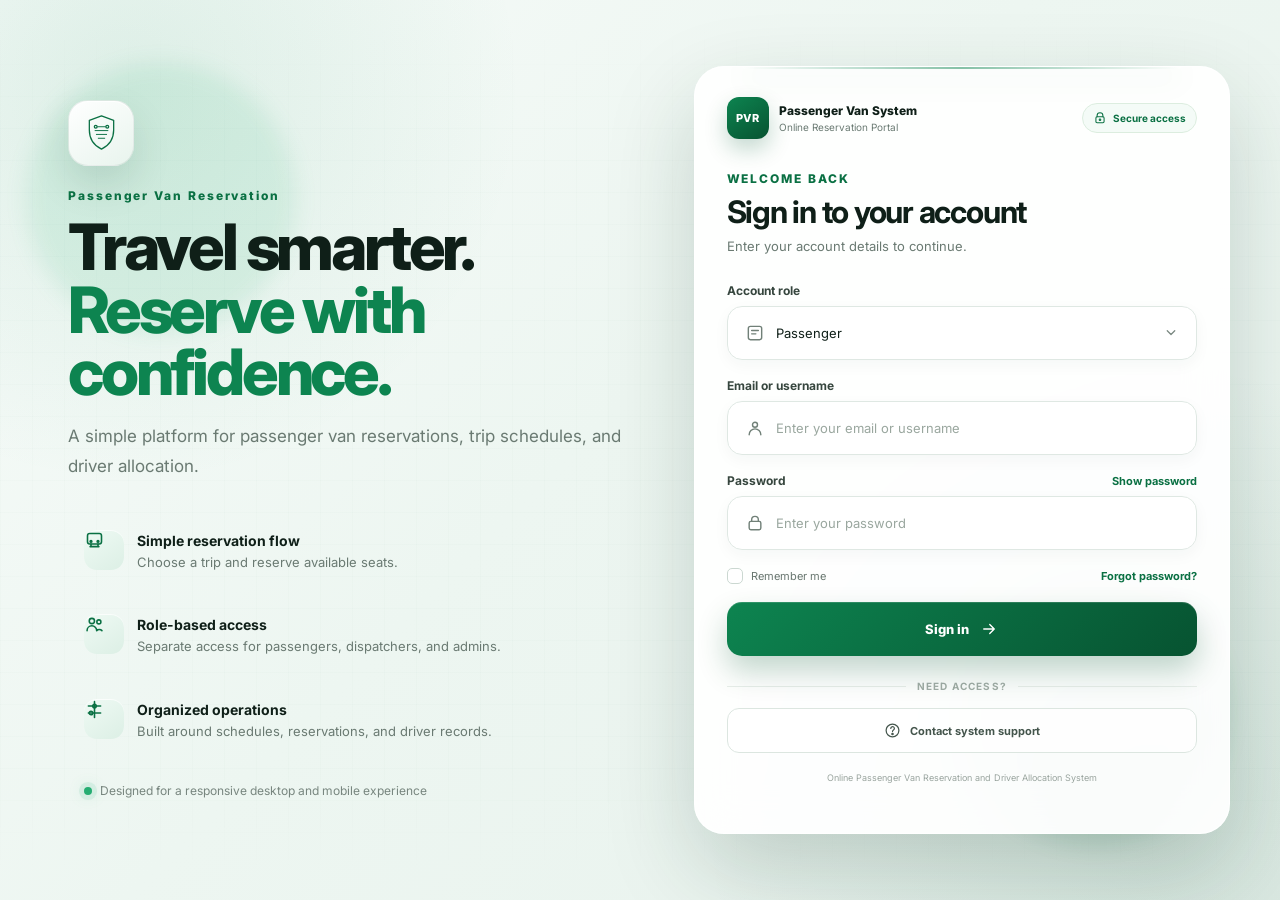
<file: index.html>
<!DOCTYPE html>
<html lang="en">
<head>
    <meta charset="UTF-8">
    <meta name="viewport" content="width=device-width, initial-scale=1.0">
    <meta name="theme-color" content="#0d6b42">
    <title>Login | Online Passenger Van Reservation</title>
    <link rel="preconnect" href="https://fonts.googleapis.com">
    <link rel="preconnect" href="https://fonts.gstatic.com" crossorigin>
    <link href="https://fonts.googleapis.com/css2?family=Inter:wght@400;500;600;700;800&display=swap" rel="stylesheet">
    <link rel="stylesheet" href="style.css">
</head>
<body>
    <main class="page-shell">
        <div class="ambient ambient-one"></div>
        <div class="ambient ambient-two"></div>
        <div class="grid-glow"></div>

        <section class="login-layout">
            <div class="brand-panel">
                <div class="brand-mark" aria-hidden="true">
                    <svg viewBox="0 0 64 64" role="img">
                        <path d="M32 6 51 13v15c0 13.2-7.5 24.2-19 30C20.5 52.2 13 41.2 13 28V13l19-7Z"></path>
                        <path d="M22 29h20M26 23h12M24 35h16M27 41h10" class="shield-lines"></path>
                        <circle cx="23" cy="23" r="2.2"></circle>
                        <circle cx="41" cy="23" r="2.2"></circle>
                    </svg>
                </div>

                <div class="eyebrow">Passenger Van Reservation</div>
                <h1>Travel smarter.<br><span>Reserve with confidence.</span></h1>
                <p class="brand-copy">A simple platform for passenger van reservations, trip schedules, and driver allocation.</p>

                <div class="feature-list">
                    <div class="feature-item">
                        <span class="feature-icon">
                            <svg viewBox="0 0 24 24" aria-hidden="true"><path d="M4 6.5A2.5 2.5 0 0 1 6.5 4h11A2.5 2.5 0 0 1 20 6.5v7A2.5 2.5 0 0 1 17.5 16h-11A2.5 2.5 0 0 1 4 13.5z"></path><path d="M7 19h10M8 16v3M16 16v3"></path><circle cx="8" cy="13" r="1"></circle><circle cx="16" cy="13" r="1"></circle></svg>
                        </span>
                        <div>
                            <strong>Simple reservation flow</strong>
                            <span>Choose a trip and reserve available seats.</span>
                        </div>
                    </div>

                    <div class="feature-item">
                        <span class="feature-icon">
                            <svg viewBox="0 0 24 24" aria-hidden="true"><circle cx="9" cy="8" r="3"></circle><circle cx="17" cy="9" r="2.3"></circle><path d="M3.5 19a5.5 5.5 0 0 1 11 0M14.5 19a4 4 0 0 1 6 0"></path></svg>
                        </span>
                        <div>
                            <strong>Role-based access</strong>
                            <span>Separate access for passengers, dispatchers, and admins.</span>
                        </div>
                    </div>

                    <div class="feature-item">
                        <span class="feature-icon">
                            <svg viewBox="0 0 24 24" aria-hidden="true"><path d="M12 3v18M5 8h14M5 16h14"></path><circle cx="12" cy="8" r="2"></circle><circle cx="8" cy="16" r="2"></circle></svg>
                        </span>
                        <div>
                            <strong>Organized operations</strong>
                            <span>Built around schedules, reservations, and driver records.</span>
                        </div>
                    </div>
                </div>

                <div class="brand-footer">
                    <span class="status-dot"></span>
                    Designed for a responsive desktop and mobile experience
                </div>
            </div>

            <section class="login-card" aria-labelledby="login-title">
                <div class="card-topline"></div>

                <div class="card-header">
                    <div class="mini-brand">
                        <div class="mini-logo">PVR</div>
                        <div>
                            <strong>Passenger Van System</strong>
                            <span>Online Reservation Portal</span>
                        </div>
                    </div>
                    <div class="secure-badge">
                        <svg viewBox="0 0 24 24" aria-hidden="true"><path d="M7 10V8a5 5 0 0 1 10 0v2"></path><rect x="5" y="10" width="14" height="10" rx="2"></rect><circle cx="12" cy="15" r="1.4"></circle></svg>
                        Secure access
                    </div>
                </div>

                <div class="heading-block">
                    <div class="section-kicker">WELCOME BACK</div>
                    <h2 id="login-title">Sign in to your account</h2>
                    <p>Enter your account details to continue.</p>
                </div>

                <form id="loginForm" novalidate>
                    <div class="field-group">
                        <label for="role">Account role</label>
                        <div class="input-shell select-shell">
                            <span class="input-icon">
                                <svg viewBox="0 0 24 24" aria-hidden="true"><path d="M4 6.5A2.5 2.5 0 0 1 6.5 4h11A2.5 2.5 0 0 1 20 6.5v11a2.5 2.5 0 0 1-2.5 2.5h-11A2.5 2.5 0 0 1 4 17.5z"></path><path d="M8 9h8M8 13h5"></path></svg>
                            </span>
                            <select id="role" name="role">
                                <option value="passenger">Passenger</option>
                                <option value="dispatcher">Dispatcher</option>
                                <option value="admin">Administrator</option>
                            </select>
                            <span class="select-arrow">
                                <svg viewBox="0 0 24 24" aria-hidden="true"><path d="m7 9 5 5 5-5"></path></svg>
                            </span>
                        </div>
                    </div>

                    <div class="field-group">
                        <label for="identity">Email or username</label>
                        <div class="input-shell">
                            <span class="input-icon">
                                <svg viewBox="0 0 24 24" aria-hidden="true"><circle cx="12" cy="8" r="3"></circle><path d="M5 20a7 7 0 0 1 14 0"></path></svg>
                            </span>
                            <input id="identity" name="identity" type="text" autocomplete="username" placeholder="Enter your email or username">
                        </div>
                        <span class="field-error" id="identityError"></span>
                    </div>

                    <div class="field-group">
                        <div class="label-row">
                            <label for="password">Password</label>
                            <button class="text-button" type="button" id="togglePassword">Show password</button>
                        </div>
                        <div class="input-shell">
                            <span class="input-icon">
                                <svg viewBox="0 0 24 24" aria-hidden="true"><rect x="5" y="10" width="14" height="10" rx="2"></rect><path d="M8 10V8a4 4 0 0 1 8 0v2"></path></svg>
                            </span>
                            <input id="password" name="password" type="password" autocomplete="current-password" placeholder="Enter your password">
                        </div>
                        <span class="field-error" id="passwordError"></span>
                    </div>

                    <div class="form-options">
                        <label class="check-row">
                            <input type="checkbox" id="remember" name="remember">
                            <span class="custom-check"></span>
                            <span>Remember me</span>
                        </label>
                        <button type="button" class="text-button" id="forgotPassword">Forgot password?</button>
                    </div>

                    <div class="message-box" id="formMessage" role="status" aria-live="polite"></div>

                    <button class="login-button" id="loginButton" type="submit">
                        <span class="button-text">Sign in</span>
                        <span class="button-spinner" aria-hidden="true"></span>
                        <svg class="button-arrow" viewBox="0 0 24 24" aria-hidden="true"><path d="M5 12h13M13 6l6 6-6 6"></path></svg>
                    </button>
                </form>

                <div class="divider"><span>Need access?</span></div>

                <button class="support-button" type="button" id="supportButton">
                    <span>
                        <svg viewBox="0 0 24 24" aria-hidden="true"><circle cx="12" cy="12" r="9"></circle><path d="M9.6 9a2.5 2.5 0 1 1 4.2 1.8c-.9.8-1.8 1.2-1.8 2.7"></path><circle cx="12" cy="17" r="1"></circle></svg>
                    </span>
                    Contact system support
                </button>

                <div class="card-footer">
                    Online Passenger Van Reservation and Driver Allocation System
                </div>
            </section>
        </section>
    </main>

    <div class="modal-backdrop" id="modalBackdrop" aria-hidden="true">
        <div class="modal" role="dialog" aria-modal="true" aria-labelledby="modalTitle">
            <button class="modal-close" type="button" id="modalClose" aria-label="Close dialog">×</button>
            <div class="modal-icon">
                <svg viewBox="0 0 24 24" aria-hidden="true"><path d="M12 3v18M3 12h18"></path></svg>
            </div>
            <div class="section-kicker">SYSTEM INFORMATION</div>
            <h3 id="modalTitle">Support and access</h3>
            <p id="modalText">For account access concerns, contact the system administrator or dispatcher assigned to your account.</p>
            <button class="login-button compact" type="button" id="modalAction">Close</button>
        </div>
    </div>

    <script src="login.js"></script>
</body>
</html>
</file>
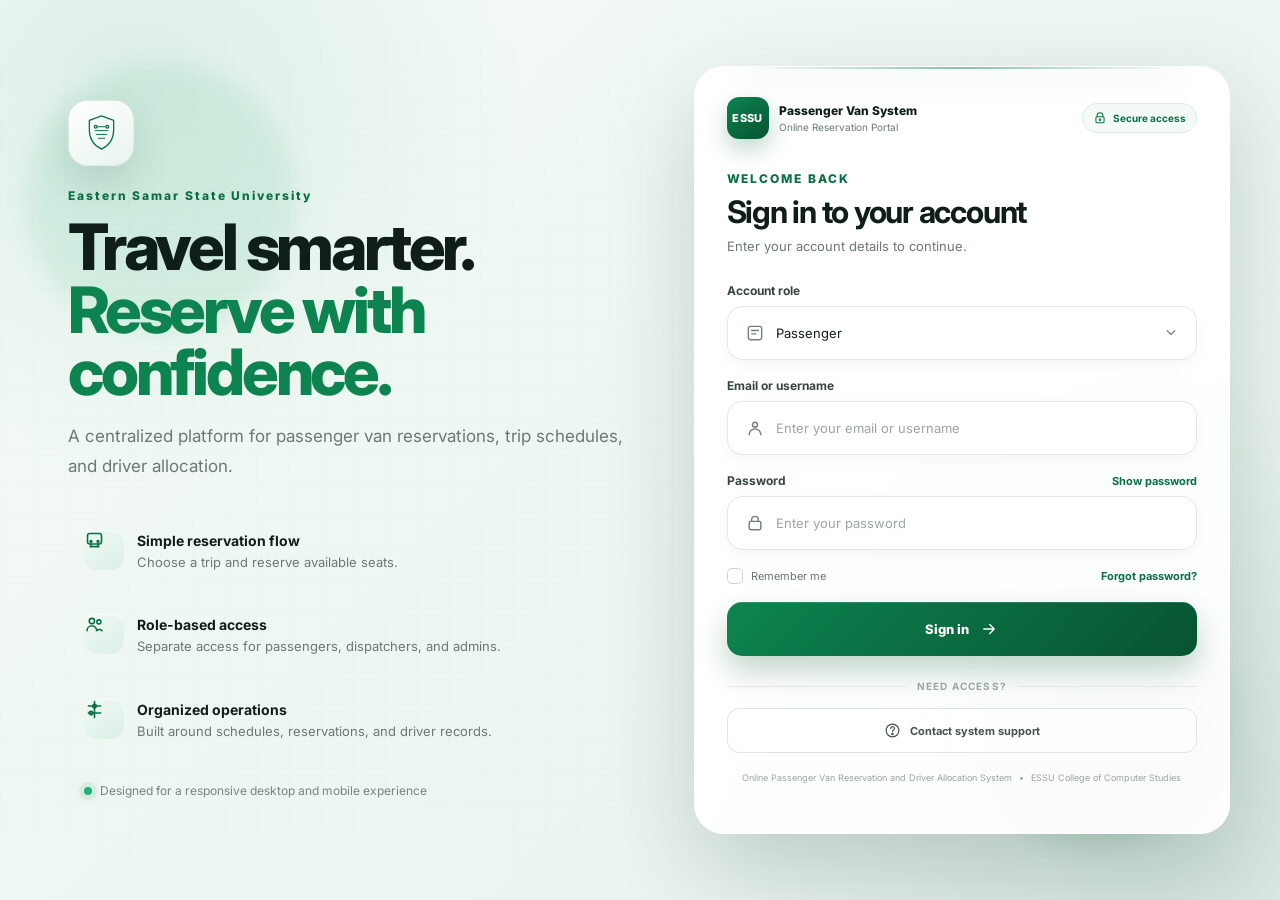
<file: login.html>
<!DOCTYPE html>
<html lang="en">
<head>
    <meta charset="UTF-8">
    <meta name="viewport" content="width=device-width, initial-scale=1.0">
    <meta name="theme-color" content="#0d6b42">
    <title>Login | Online Passenger Van Reservation</title>
    <link rel="preconnect" href="https://fonts.googleapis.com">
    <link rel="preconnect" href="https://fonts.gstatic.com" crossorigin>
    <link href="https://fonts.googleapis.com/css2?family=Inter:wght@400;500;600;700;800&display=swap" rel="stylesheet">
    <link rel="stylesheet" href="style.css">
</head>
<body>
    <main class="page-shell">
        <div class="ambient ambient-one"></div>
        <div class="ambient ambient-two"></div>
        <div class="grid-glow"></div>

        <section class="login-layout">
            <div class="brand-panel">
                <div class="brand-mark" aria-hidden="true">
                    <svg viewBox="0 0 64 64" role="img">
                        <path d="M32 6 51 13v15c0 13.2-7.5 24.2-19 30C20.5 52.2 13 41.2 13 28V13l19-7Z"></path>
                        <path d="M22 29h20M26 23h12M24 35h16M27 41h10" class="shield-lines"></path>
                        <circle cx="23" cy="23" r="2.2"></circle>
                        <circle cx="41" cy="23" r="2.2"></circle>
                    </svg>
                </div>

                <div class="eyebrow">Eastern Samar State University</div>
                <h1>Travel smarter.<br><span>Reserve with confidence.</span></h1>
                <p class="brand-copy">A centralized platform for passenger van reservations, trip schedules, and driver allocation.</p>

                <div class="feature-list">
                    <div class="feature-item">
                        <span class="feature-icon">
                            <svg viewBox="0 0 24 24" aria-hidden="true"><path d="M4 6.5A2.5 2.5 0 0 1 6.5 4h11A2.5 2.5 0 0 1 20 6.5v7A2.5 2.5 0 0 1 17.5 16h-11A2.5 2.5 0 0 1 4 13.5z"></path><path d="M7 19h10M8 16v3M16 16v3"></path><circle cx="8" cy="13" r="1"></circle><circle cx="16" cy="13" r="1"></circle></svg>
                        </span>
                        <div>
                            <strong>Simple reservation flow</strong>
                            <span>Choose a trip and reserve available seats.</span>
                        </div>
                    </div>

                    <div class="feature-item">
                        <span class="feature-icon">
                            <svg viewBox="0 0 24 24" aria-hidden="true"><circle cx="9" cy="8" r="3"></circle><circle cx="17" cy="9" r="2.3"></circle><path d="M3.5 19a5.5 5.5 0 0 1 11 0M14.5 19a4 4 0 0 1 6 0"></path></svg>
                        </span>
                        <div>
                            <strong>Role-based access</strong>
                            <span>Separate access for passengers, dispatchers, and admins.</span>
                        </div>
                    </div>

                    <div class="feature-item">
                        <span class="feature-icon">
                            <svg viewBox="0 0 24 24" aria-hidden="true"><path d="M12 3v18M5 8h14M5 16h14"></path><circle cx="12" cy="8" r="2"></circle><circle cx="8" cy="16" r="2"></circle></svg>
                        </span>
                        <div>
                            <strong>Organized operations</strong>
                            <span>Built around schedules, reservations, and driver records.</span>
                        </div>
                    </div>
                </div>

                <div class="brand-footer">
                    <span class="status-dot"></span>
                    Designed for a responsive desktop and mobile experience
                </div>
            </div>

            <section class="login-card" aria-labelledby="login-title">
                <div class="card-topline"></div>

                <div class="card-header">
                    <div class="mini-brand">
                        <div class="mini-logo">ESSU</div>
                        <div>
                            <strong>Passenger Van System</strong>
                            <span>Online Reservation Portal</span>
                        </div>
                    </div>
                    <div class="secure-badge">
                        <svg viewBox="0 0 24 24" aria-hidden="true"><path d="M7 10V8a5 5 0 0 1 10 0v2"></path><rect x="5" y="10" width="14" height="10" rx="2"></rect><circle cx="12" cy="15" r="1.4"></circle></svg>
                        Secure access
                    </div>
                </div>

                <div class="heading-block">
                    <div class="section-kicker">WELCOME BACK</div>
                    <h2 id="login-title">Sign in to your account</h2>
                    <p>Enter your account details to continue.</p>
                </div>

                <form id="loginForm" novalidate>
                    <div class="field-group">
                        <label for="role">Account role</label>
                        <div class="input-shell select-shell">
                            <span class="input-icon">
                                <svg viewBox="0 0 24 24" aria-hidden="true"><path d="M4 6.5A2.5 2.5 0 0 1 6.5 4h11A2.5 2.5 0 0 1 20 6.5v11a2.5 2.5 0 0 1-2.5 2.5h-11A2.5 2.5 0 0 1 4 17.5z"></path><path d="M8 9h8M8 13h5"></path></svg>
                            </span>
                            <select id="role" name="role">
                                <option value="passenger">Passenger</option>
                                <option value="dispatcher">Dispatcher</option>
                                <option value="admin">Administrator</option>
                            </select>
                            <span class="select-arrow">
                                <svg viewBox="0 0 24 24" aria-hidden="true"><path d="m7 9 5 5 5-5"></path></svg>
                            </span>
                        </div>
                    </div>

                    <div class="field-group">
                        <label for="identity">Email or username</label>
                        <div class="input-shell">
                            <span class="input-icon">
                                <svg viewBox="0 0 24 24" aria-hidden="true"><circle cx="12" cy="8" r="3"></circle><path d="M5 20a7 7 0 0 1 14 0"></path></svg>
                            </span>
                            <input id="identity" name="identity" type="text" autocomplete="username" placeholder="Enter your email or username">
                        </div>
                        <span class="field-error" id="identityError"></span>
                    </div>

                    <div class="field-group">
                        <div class="label-row">
                            <label for="password">Password</label>
                            <button class="text-button" type="button" id="togglePassword">Show password</button>
                        </div>
                        <div class="input-shell">
                            <span class="input-icon">
                                <svg viewBox="0 0 24 24" aria-hidden="true"><rect x="5" y="10" width="14" height="10" rx="2"></rect><path d="M8 10V8a4 4 0 0 1 8 0v2"></path></svg>
                            </span>
                            <input id="password" name="password" type="password" autocomplete="current-password" placeholder="Enter your password">
                        </div>
                        <span class="field-error" id="passwordError"></span>
                    </div>

                    <div class="form-options">
                        <label class="check-row">
                            <input type="checkbox" id="remember" name="remember">
                            <span class="custom-check"></span>
                            <span>Remember me</span>
                        </label>
                        <button type="button" class="text-button" id="forgotPassword">Forgot password?</button>
                    </div>

                    <div class="message-box" id="formMessage" role="status" aria-live="polite"></div>

                    <button class="login-button" id="loginButton" type="submit">
                        <span class="button-text">Sign in</span>
                        <span class="button-spinner" aria-hidden="true"></span>
                        <svg class="button-arrow" viewBox="0 0 24 24" aria-hidden="true"><path d="M5 12h13M13 6l6 6-6 6"></path></svg>
                    </button>
                </form>

                <div class="divider"><span>Need access?</span></div>

                <button class="support-button" type="button" id="supportButton">
                    <span>
                        <svg viewBox="0 0 24 24" aria-hidden="true"><circle cx="12" cy="12" r="9"></circle><path d="M9.6 9a2.5 2.5 0 1 1 4.2 1.8c-.9.8-1.8 1.2-1.8 2.7"></path><circle cx="12" cy="17" r="1"></circle></svg>
                    </span>
                    Contact system support
                </button>

                <div class="card-footer">
                    Online Passenger Van Reservation and Driver Allocation System
                    <span>•</span>
                    ESSU College of Computer Studies
                </div>
            </section>
        </section>
    </main>

    <div class="modal-backdrop" id="modalBackdrop" aria-hidden="true">
        <div class="modal" role="dialog" aria-modal="true" aria-labelledby="modalTitle">
            <button class="modal-close" type="button" id="modalClose" aria-label="Close dialog">×</button>
            <div class="modal-icon">
                <svg viewBox="0 0 24 24" aria-hidden="true"><path d="M12 3v18M3 12h18"></path></svg>
            </div>
            <div class="section-kicker">SYSTEM INFORMATION</div>
            <h3 id="modalTitle">Support and access</h3>
            <p id="modalText">For account access concerns, contact the system administrator or dispatcher assigned to your account.</p>
            <button class="login-button compact" type="button" id="modalAction">Close</button>
        </div>
    </div>

    <script src="login.js"></script>
</body>
</html>
</file>
<file: style.css>
:root {
    --green-950: #063a25;
    --green-900: #075331;
    --green-800: #0a7043;
    --green-700: #0d8450;
    --green-600: #16915a;
    --green-100: #e9f7ef;
    --green-50: #f4fbf7;
    --ink: #0f1f18;
    --muted: #6a7a72;
    --line: #dfe8e3;
    --surface: rgba(255, 255, 255, 0.92);
    --shadow-xl: 0 35px 90px rgba(11, 52, 35, 0.18);
    --shadow-lg: 0 18px 45px rgba(11, 52, 35, 0.12);
    --ease: cubic-bezier(.2, .8, .2, 1);
}

* {
    box-sizing: border-box;
}

html {
    min-height: 100%;
    font-family: "Inter", system-ui, -apple-system, BlinkMacSystemFont, "Segoe UI", sans-serif;
    color: var(--ink);
    background: #edf6f1;
}

body {
    min-height: 100vh;
    margin: 0;
    overflow-x: hidden;
}

button,
input,
select {
    font: inherit;
}

button {
    cursor: pointer;
}

.page-shell {
    position: relative;
    min-height: 100vh;
    display: grid;
    place-items: center;
    padding: 42px 24px;
    overflow: hidden;
    background:
        radial-gradient(circle at 10% 10%, rgba(22, 145, 90, 0.11), transparent 28%),
        radial-gradient(circle at 90% 90%, rgba(7, 83, 49, 0.10), transparent 32%),
        linear-gradient(135deg, #f7fbf9 0%, #edf6f1 47%, #e8f2ed 100%);
}

.grid-glow {
    position: absolute;
    inset: 0;
    pointer-events: none;
    opacity: 0.4;
    background-image:
        linear-gradient(rgba(13, 112, 67, 0.035) 1px, transparent 1px),
        linear-gradient(90deg, rgba(13, 112, 67, 0.035) 1px, transparent 1px);
    background-size: 32px 32px;
    mask-image: linear-gradient(to bottom, transparent, black 16%, black 84%, transparent);
}

.ambient {
    position: absolute;
    width: 270px;
    height: 270px;
    border-radius: 999px;
    filter: blur(10px);
    pointer-events: none;
    animation: float 7s var(--ease) infinite;
}

.ambient-one {
    top: 7%;
    left: 2%;
    background: rgba(34, 177, 111, 0.10);
}

.ambient-two {
    right: 4%;
    bottom: 6%;
    background: rgba(8, 106, 63, 0.10);
    animation-delay: -2.5s;
}

.login-layout {
    position: relative;
    width: min(1180px, 100%);
    display: grid;
    grid-template-columns: minmax(0, 1fr) minmax(430px, 0.88fr);
    gap: 34px;
    align-items: stretch;
    z-index: 2;
}

.brand-panel {
    position: relative;
    display: flex;
    flex-direction: column;
    justify-content: center;
    padding: 34px 26px 36px 18px;
    animation: rise-in 700ms var(--ease) both;
}

.brand-mark {
    width: 66px;
    height: 66px;
    display: grid;
    place-items: center;
    margin-bottom: 24px;
    border-radius: 20px;
    background: linear-gradient(145deg, #ffffff, #e8f4ed);
    box-shadow:
        0 18px 38px rgba(6, 58, 37, 0.13),
        inset 0 1px 0 rgba(255, 255, 255, 0.95);
    border: 1px solid rgba(6, 58, 37, 0.08);
}

.brand-mark svg {
    width: 41px;
    height: 41px;
    fill: none;
    stroke: var(--green-800);
    stroke-width: 2;
    stroke-linecap: round;
    stroke-linejoin: round;
}

.brand-mark .shield-lines {
    stroke-width: 1.5;
}

.eyebrow,
.section-kicker {
    font-size: 12px;
    line-height: 1;
    font-weight: 800;
    letter-spacing: 0.16em;
    color: var(--green-800);
}

.brand-panel h1 {
    margin: 14px 0 18px;
    max-width: 620px;
    font-size: clamp(42px, 5vw, 68px);
    line-height: 0.98;
    letter-spacing: -0.05em;
    font-weight: 800;
}

.brand-panel h1 span {
    color: var(--green-700);
}

.brand-copy {
    max-width: 590px;
    margin: 0;
    font-size: 17px;
    line-height: 1.75;
    color: var(--muted);
}

.feature-list {
    display: grid;
    gap: 15px;
    margin-top: 34px;
    max-width: 620px;
}

.feature-item {
    display: flex;
    align-items: flex-start;
    gap: 13px;
    padding: 14px 16px;
    border-radius: 17px;
    transition: transform 250ms var(--ease), background 250ms var(--ease), box-shadow 250ms var(--ease);
}

.feature-item:hover {
    transform: translateX(5px);
    background: rgba(255, 255, 255, 0.60);
    box-shadow: 0 12px 30px rgba(12, 73, 47, 0.08);
}

.feature-icon {
    flex: 0 0 40px;
    width: 40px;
    height: 40px;
    display: grid;
    place-items: center;
    border-radius: 13px;
    background: linear-gradient(145deg, #effaf4, #dcefe5);
    box-shadow: inset 0 1px 0 rgba(255, 255, 255, 0.75);
}

.feature-icon svg {
    width: 21px;
    height: 21px;
    fill: none;
    stroke: var(--green-800);
    stroke-width: 1.8;
    stroke-linecap: round;
    stroke-linejoin: round;
}

.feature-item strong,
.feature-item span {
    display: block;
}

.feature-item strong {
    margin-top: 2px;
    font-size: 14px;
    font-weight: 700;
}

.feature-item > div > span {
    margin-top: 4px;
    color: var(--muted);
    font-size: 13px;
    line-height: 1.45;
}

.brand-footer {
    display: flex;
    align-items: center;
    gap: 8px;
    margin-top: 28px;
    padding-left: 16px;
    color: #78867f;
    font-size: 12px;
}

.status-dot {
    width: 8px;
    height: 8px;
    border-radius: 999px;
    background: #25ad72;
    box-shadow: 0 0 0 5px rgba(37, 173, 114, 0.10), 0 0 16px rgba(37, 173, 114, 0.30);
}

.login-card {
    position: relative;
    padding: 30px 32px 24px;
    border: 1px solid rgba(255, 255, 255, 0.82);
    border-radius: 30px;
    background: var(--surface);
    backdrop-filter: blur(20px);
    box-shadow: var(--shadow-xl);
    overflow: hidden;
    animation: card-in 780ms var(--ease) 80ms both;
}

.card-topline {
    position: absolute;
    top: 0;
    left: 9%;
    right: 9%;
    height: 2px;
    border-radius: 0 0 99px 99px;
    background: linear-gradient(90deg, transparent, rgba(13, 132, 80, 0.5), transparent);
    box-shadow: 0 8px 28px rgba(13, 132, 80, 0.25);
}

.card-header {
    display: flex;
    align-items: center;
    justify-content: space-between;
    gap: 16px;
}

.mini-brand {
    display: flex;
    align-items: center;
    gap: 10px;
}

.mini-logo {
    width: 42px;
    height: 42px;
    display: grid;
    place-items: center;
    border-radius: 12px;
    color: #fff;
    font-size: 11px;
    font-weight: 800;
    letter-spacing: 0.04em;
    background: linear-gradient(145deg, var(--green-700), var(--green-900));
    box-shadow: 0 10px 22px rgba(8, 92, 55, 0.24);
}

.mini-brand strong,
.mini-brand span {
    display: block;
}

.mini-brand strong {
    font-size: 12px;
    font-weight: 800;
}

.mini-brand span {
    margin-top: 3px;
    font-size: 10px;
    color: var(--muted);
}

.secure-badge {
    display: inline-flex;
    align-items: center;
    gap: 6px;
    padding: 7px 10px;
    border-radius: 99px;
    color: var(--green-800);
    background: var(--green-50);
    border: 1px solid #dceddf;
    font-size: 10px;
    font-weight: 700;
    white-space: nowrap;
}

.secure-badge svg {
    width: 14px;
    height: 14px;
    fill: none;
    stroke: currentColor;
    stroke-width: 1.8;
    stroke-linecap: round;
    stroke-linejoin: round;
}

.heading-block {
    margin: 34px 0 26px;
}

.heading-block h2 {
    margin: 10px 0 8px;
    font-size: 31px;
    line-height: 1.08;
    letter-spacing: -0.04em;
}

.heading-block p {
    margin: 0;
    color: var(--muted);
    font-size: 13px;
    line-height: 1.6;
}

.field-group {
    margin-bottom: 18px;
}

.field-group label {
    display: block;
    margin-bottom: 8px;
    font-size: 12px;
    font-weight: 700;
    color: #36463e;
}

.input-shell {
    position: relative;
    display: flex;
    align-items: center;
    min-height: 54px;
    border: 1px solid var(--line);
    border-radius: 15px;
    background: rgba(255, 255, 255, 0.84);
    box-shadow: 0 5px 16px rgba(18, 59, 41, 0.04);
    transition: border-color 180ms var(--ease), box-shadow 180ms var(--ease), transform 180ms var(--ease), background 180ms var(--ease);
}

.input-shell:focus-within {
    transform: translateY(-1px);
    border-color: rgba(13, 132, 80, 0.55);
    background: #fff;
    box-shadow: 0 12px 30px rgba(7, 96, 58, 0.10), 0 0 0 4px rgba(22, 145, 90, 0.08);
}

.input-shell.invalid {
    border-color: #df7668;
    box-shadow: 0 0 0 4px rgba(223, 118, 104, 0.08);
}

.input-icon {
    position: absolute;
    left: 17px;
    width: 20px;
    height: 20px;
    display: grid;
    place-items: center;
    color: #718078;
    pointer-events: none;
    transition: color 180ms var(--ease);
}

.input-shell:focus-within .input-icon {
    color: var(--green-700);
}

.input-icon svg,
.select-arrow svg {
    width: 100%;
    height: 100%;
    fill: none;
    stroke: currentColor;
    stroke-width: 1.7;
    stroke-linecap: round;
    stroke-linejoin: round;
}

.input-shell input,
.input-shell select {
    width: 100%;
    height: 52px;
    border: 0;
    outline: 0;
    padding: 0 16px 0 48px;
    border-radius: inherit;
    color: var(--ink);
    background: transparent;
    font-size: 13px;
}

.input-shell input::placeholder {
    color: #9aa79f;
}

.select-shell select {
    appearance: none;
    -webkit-appearance: none;
    padding-right: 44px;
    cursor: pointer;
}

.select-arrow {
    position: absolute;
    right: 16px;
    width: 18px;
    height: 18px;
    color: #7b8982;
    pointer-events: none;
}

.field-error {
    display: block;
    min-height: 0;
    margin-top: 6px;
    font-size: 11px;
    color: #b14c3e;
    opacity: 0;
    transform: translateY(-3px);
    transition: opacity 160ms var(--ease), transform 160ms var(--ease);
}

.field-error.visible {
    opacity: 1;
    transform: translateY(0);
}

.label-row {
    display: flex;
    align-items: center;
    justify-content: space-between;
    gap: 10px;
    margin-bottom: 8px;
}

.label-row label {
    margin-bottom: 0;
}

.text-button {
    border: 0;
    padding: 0;
    background: transparent;
    color: var(--green-800);
    font-size: 11px;
    font-weight: 700;
    transition: color 160ms var(--ease), transform 160ms var(--ease);
}

.text-button:hover {
    color: var(--green-950);
}

.text-button:active {
    transform: scale(0.98);
}

.form-options {
    display: flex;
    align-items: center;
    justify-content: space-between;
    gap: 16px;
    margin: 4px 0 18px;
}

.check-row {
    display: inline-flex;
    align-items: center;
    gap: 8px;
    margin: 0;
    color: #68766f;
    font-size: 11px;
    cursor: pointer;
}

.check-row input {
    position: absolute;
    opacity: 0;
    pointer-events: none;
}

.custom-check {
    width: 16px;
    height: 16px;
    border-radius: 5px;
    border: 1px solid #cbd8d1;
    background: #fff;
    transition: background 160ms var(--ease), border-color 160ms var(--ease), box-shadow 160ms var(--ease);
}

.check-row input:checked + .custom-check {
    border-color: var(--green-700);
    background: var(--green-700);
    box-shadow: 0 4px 10px rgba(13, 132, 80, 0.22);
}

.check-row input:checked + .custom-check::after {
    content: "";
    display: block;
    width: 4px;
    height: 8px;
    margin: 2px 0 0 5px;
    border: solid #fff;
    border-width: 0 2px 2px 0;
    transform: rotate(45deg);
}

.message-box {
    display: none;
    margin-bottom: 14px;
    padding: 11px 13px;
    border-radius: 12px;
    font-size: 11px;
    line-height: 1.45;
}

.message-box.show {
    display: block;
    animation: message-in 220ms var(--ease) both;
}

.message-box.info {
    color: #3c5d4e;
    background: #eef8f2;
    border: 1px solid #d9ece0;
}

.message-box.error {
    color: #93473b;
    background: #fff2ef;
    border: 1px solid #f3d7d1;
}

.message-box.success {
    color: #216543;
    background: #e9f8ef;
    border: 1px solid #cde8d7;
}

.login-button {
    position: relative;
    width: 100%;
    height: 54px;
    display: inline-flex;
    align-items: center;
    justify-content: center;
    gap: 11px;
    border: 0;
    border-radius: 15px;
    color: #fff;
    background: linear-gradient(135deg, var(--green-700), var(--green-900));
    box-shadow: 0 15px 30px rgba(6, 83, 48, 0.24), inset 0 1px 0 rgba(255, 255, 255, 0.14);
    font-size: 13px;
    font-weight: 800;
    overflow: hidden;
    transition: transform 180ms var(--ease), box-shadow 180ms var(--ease), filter 180ms var(--ease);
}

.login-button::before {
    content: "";
    position: absolute;
    inset: 0;
    background: linear-gradient(110deg, transparent 20%, rgba(255, 255, 255, 0.20) 45%, transparent 70%);
    transform: translateX(-120%);
    transition: transform 550ms var(--ease);
}

.login-button:hover {
    transform: translateY(-2px);
    box-shadow: 0 20px 38px rgba(6, 83, 48, 0.28), inset 0 1px 0 rgba(255, 255, 255, 0.14);
    filter: saturate(1.06);
}

.login-button:hover::before {
    transform: translateX(120%);
}

.login-button:active {
    transform: translateY(0) scale(0.99);
}

.button-arrow {
    width: 18px;
    height: 18px;
    fill: none;
    stroke: currentColor;
    stroke-width: 1.8;
    stroke-linecap: round;
    stroke-linejoin: round;
    transition: transform 180ms var(--ease);
}

.login-button:hover .button-arrow {
    transform: translateX(3px);
}

.login-button.loading {
    pointer-events: none;
}

.button-spinner {
    display: none;
    width: 17px;
    height: 17px;
    border: 2px solid rgba(255, 255, 255, 0.28);
    border-top-color: #fff;
    border-radius: 50%;
    animation: spin 700ms linear infinite;
}

.login-button.loading .button-text,
.login-button.loading .button-arrow {
    display: none;
}

.login-button.loading .button-spinner {
    display: block;
}

.login-button.compact {
    height: 48px;
}

.divider {
    display: flex;
    align-items: center;
    gap: 11px;
    margin: 24px 0 16px;
    color: #a0aca5;
    font-size: 10px;
    font-weight: 700;
    text-transform: uppercase;
    letter-spacing: 0.12em;
}

.divider::before,
.divider::after {
    content: "";
    flex: 1;
    height: 1px;
    background: #e8eeea;
}

.support-button {
    width: 100%;
    height: 45px;
    display: inline-flex;
    align-items: center;
    justify-content: center;
    gap: 8px;
    border: 1px solid #dce6e0;
    border-radius: 12px;
    color: #44554c;
    background: rgba(255, 255, 255, 0.68);
    font-size: 11px;
    font-weight: 700;
    transition: transform 180ms var(--ease), border-color 180ms var(--ease), box-shadow 180ms var(--ease), background 180ms var(--ease);
}

.support-button span {
    width: 18px;
    height: 18px;
    display: grid;
    place-items: center;
}

.support-button svg {
    width: 17px;
    height: 17px;
    fill: none;
    stroke: currentColor;
    stroke-width: 1.7;
    stroke-linecap: round;
    stroke-linejoin: round;
}

.support-button:hover {
    transform: translateY(-1px);
    border-color: #c7d9ce;
    background: #fff;
    box-shadow: 0 10px 22px rgba(16, 66, 44, 0.08);
}

.card-footer {
    display: flex;
    flex-wrap: wrap;
    justify-content: center;
    gap: 7px;
    margin-top: 18px;
    color: #99a49e;
    font-size: 9px;
    line-height: 1.6;
    text-align: center;
}

.modal-backdrop {
    position: fixed;
    inset: 0;
    z-index: 20;
    display: grid;
    place-items: center;
    padding: 20px;
    background: rgba(4, 34, 22, 0.30);
    backdrop-filter: blur(7px);
    opacity: 0;
    visibility: hidden;
    transition: opacity 180ms var(--ease), visibility 180ms var(--ease);
}

.modal-backdrop.open {
    opacity: 1;
    visibility: visible;
}

.modal {
    position: relative;
    width: min(410px, 100%);
    padding: 29px;
    border-radius: 24px;
    border: 1px solid rgba(255, 255, 255, 0.86);
    background: #fff;
    box-shadow: 0 30px 80px rgba(8, 43, 29, 0.24);
    transform: translateY(10px) scale(0.98);
    transition: transform 220ms var(--ease);
}

.modal-backdrop.open .modal {
    transform: translateY(0) scale(1);
}

.modal-close {
    position: absolute;
    top: 12px;
    right: 14px;
    width: 32px;
    height: 32px;
    border: 0;
    border-radius: 10px;
    color: #7e8983;
    background: transparent;
    font-size: 22px;
    transition: background 160ms var(--ease), color 160ms var(--ease);
}

.modal-close:hover {
    color: var(--ink);
    background: #f1f5f2;
}

.modal-icon {
    width: 48px;
    height: 48px;
    display: grid;
    place-items: center;
    margin-bottom: 18px;
    border-radius: 15px;
    color: var(--green-800);
    background: linear-gradient(145deg, #eff9f3, #dff0e6);
}

.modal-icon svg {
    width: 22px;
    height: 22px;
    fill: none;
    stroke: currentColor;
    stroke-width: 1.8;
    stroke-linecap: round;
    stroke-linejoin: round;
}

.modal h3 {
    margin: 10px 0 8px;
    font-size: 24px;
    letter-spacing: -0.03em;
}

.modal p {
    margin: 0 0 22px;
    color: var(--muted);
    font-size: 13px;
    line-height: 1.7;
}

body.modal-open {
    overflow: hidden;
}

@keyframes rise-in {
    from {
        opacity: 0;
        transform: translateY(14px);
    }
    to {
        opacity: 1;
        transform: translateY(0);
    }
}

@keyframes card-in {
    from {
        opacity: 0;
        transform: translateY(22px) scale(0.985);
    }
    to {
        opacity: 1;
        transform: translateY(0) scale(1);
    }
}

@keyframes message-in {
    from {
        opacity: 0;
        transform: translateY(-4px);
    }
    to {
        opacity: 1;
        transform: translateY(0);
    }
}

@keyframes spin {
    to {
        transform: rotate(360deg);
    }
}

@keyframes float {
    0%, 100% {
        transform: translate3d(0, 0, 0) scale(1);
    }
    50% {
        transform: translate3d(12px, -10px, 0) scale(1.04);
    }
}

@media (max-width: 980px) {
    .page-shell {
        padding: 28px 16px;
    }

    .login-layout {
        grid-template-columns: 1fr;
        max-width: 640px;
    }

    .brand-panel {
        padding: 10px 4px 0;
    }

    .brand-panel h1 {
        font-size: clamp(40px, 9vw, 56px);
    }

    .brand-copy {
        font-size: 15px;
    }

    .feature-list {
        margin-top: 22px;
    }

    .brand-footer {
        margin-bottom: 4px;
    }
}

@media (max-width: 560px) {
    .page-shell {
        padding: 18px 12px;
    }

    .brand-panel {
        padding: 6px 4px 0;
    }

    .brand-mark {
        width: 58px;
        height: 58px;
        margin-bottom: 18px;
        border-radius: 17px;
    }

    .brand-panel h1 {
        margin-top: 12px;
        font-size: 40px;
    }

    .brand-copy {
        font-size: 14px;
        line-height: 1.65;
    }

    .feature-list {
        gap: 7px;
        margin-top: 17px;
    }

    .feature-item {
        padding: 11px 10px;
    }

    .feature-item > div > span {
        font-size: 12px;
    }

    .brand-footer {
        display: none;
    }

    .login-card {
        padding: 22px 18px 18px;
        border-radius: 23px;
    }

    .card-header {
        align-items: flex-start;
    }

    .secure-badge {
        padding: 6px 8px;
        font-size: 9px;
    }

    .heading-block {
        margin: 27px 0 22px;
    }

    .heading-block h2 {
        font-size: 27px;
    }

    .form-options {
        align-items: flex-start;
    }

    .card-footer {
        font-size: 8.5px;
    }
}

@media (prefers-reduced-motion: reduce) {
    *,
    *::before,
    *::after {
        animation-duration: 1ms !important;
        animation-iteration-count: 1 !important;
        transition-duration: 1ms !important;
        scroll-behavior: auto !important;
    }
}
</file>
